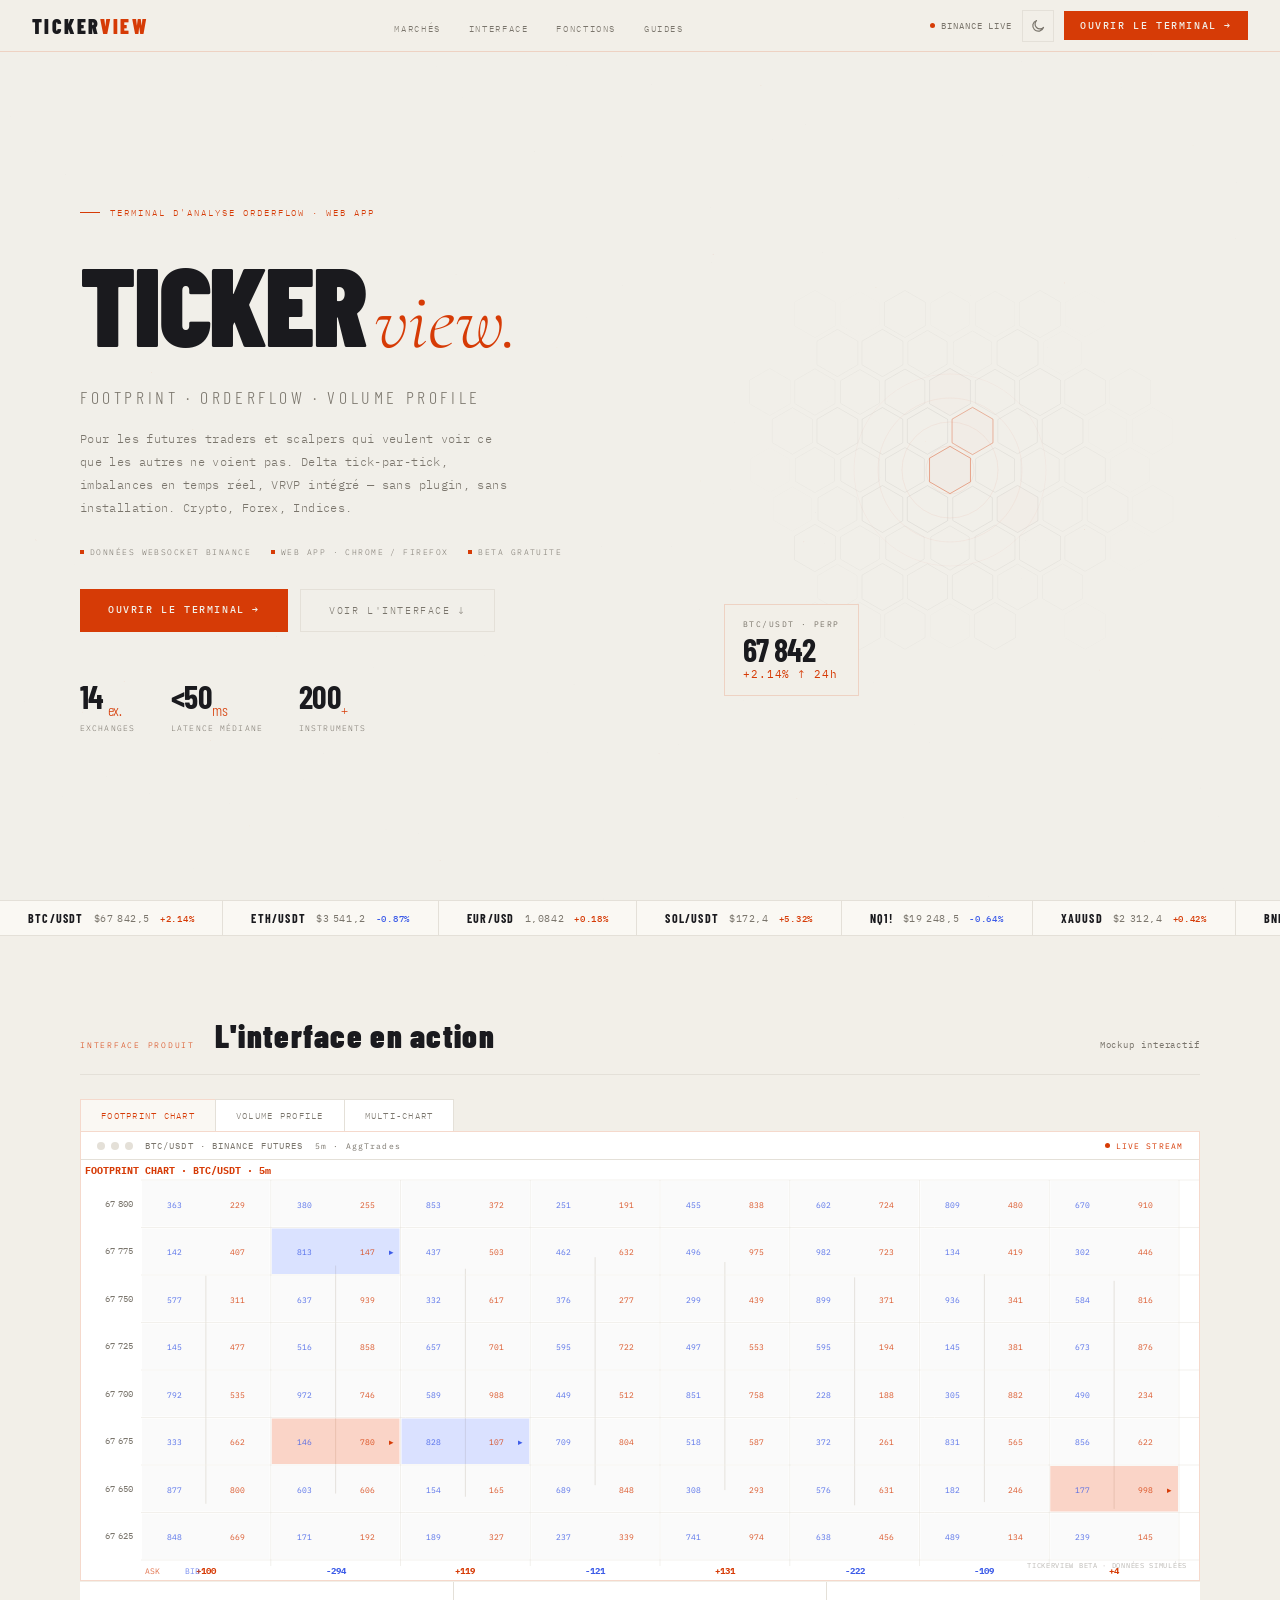
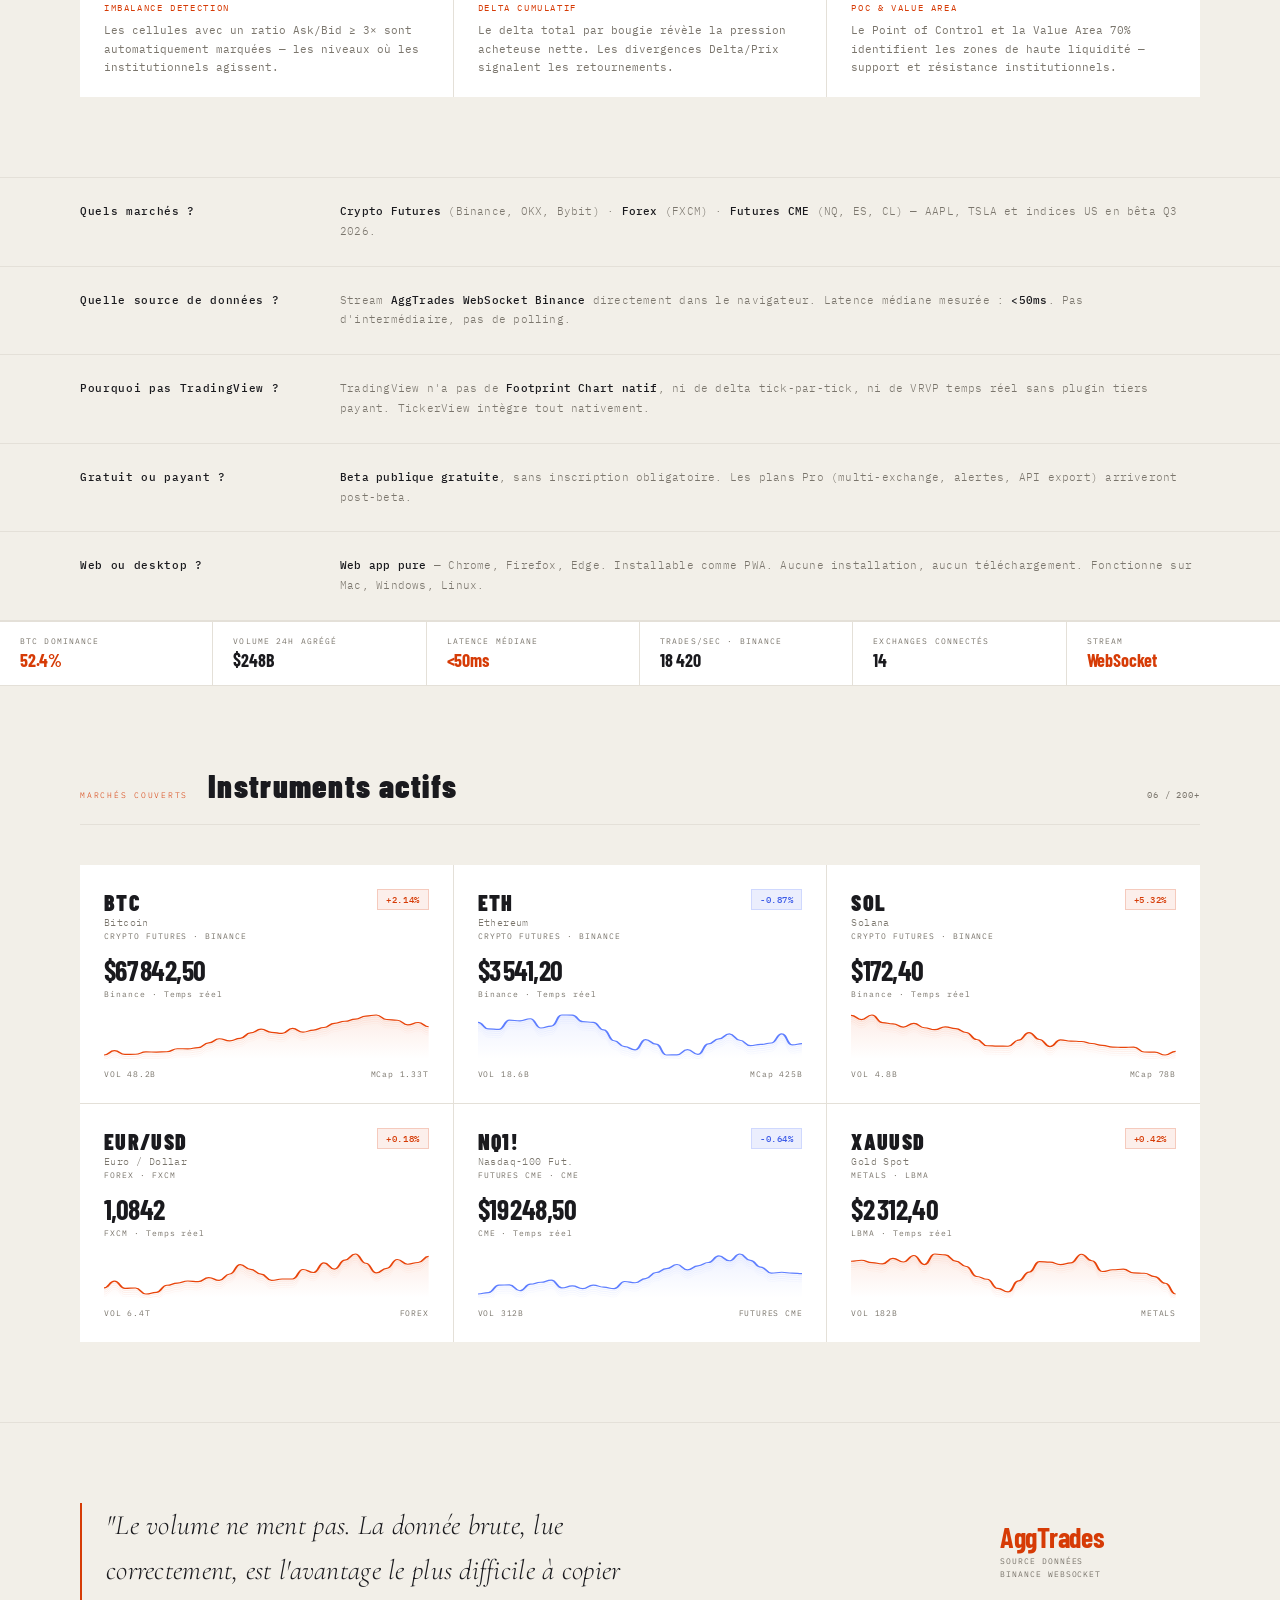
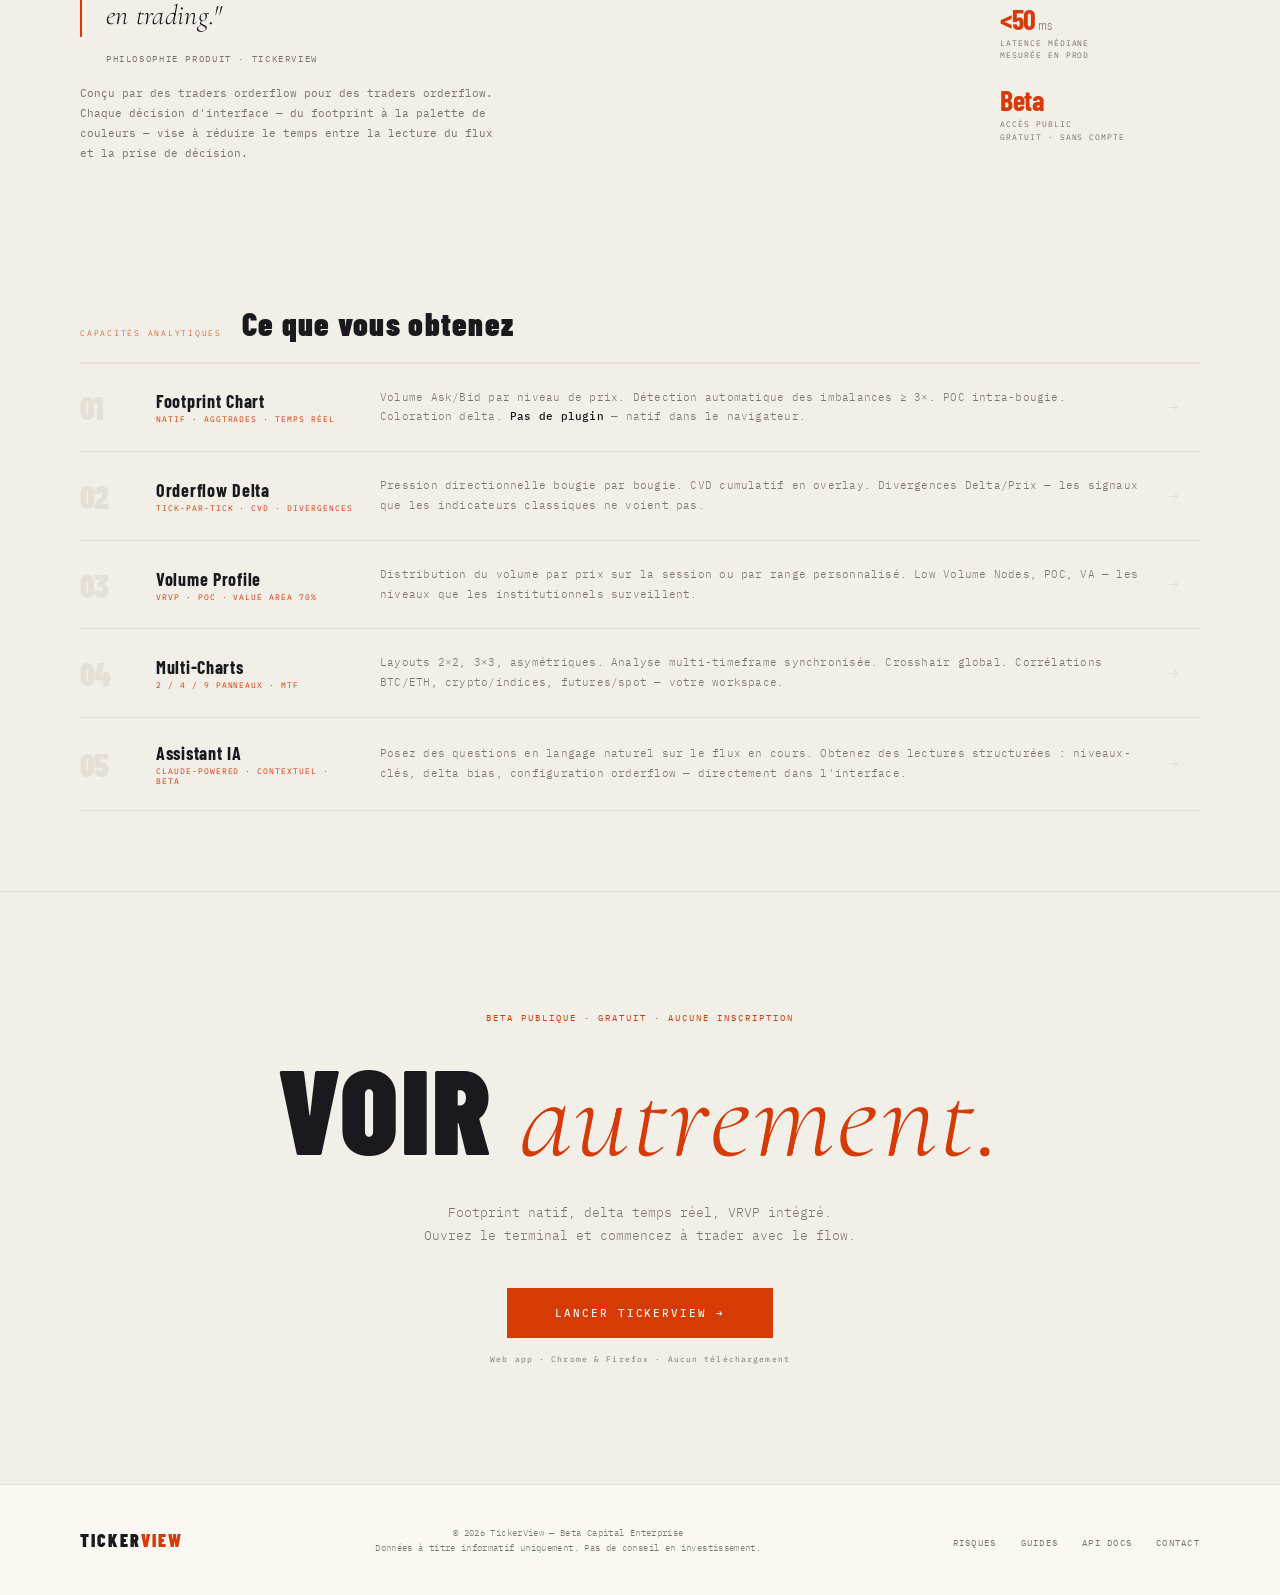
<file: index.html>
<!DOCTYPE html>
<html lang="fr" data-theme="dark">
<head>
<!-- ══════════════════════════════════════════════════════════
     TICKERVIEW — Landing Page
     index.html · Entry point
     Architecture: /src/styles · /src/components · /src/utils
══════════════════════════════════════════════════════════════ -->
<meta charset="UTF-8">
<meta name="viewport" content="width=device-width, initial-scale=1.0">
<meta name="theme-color" content="#E8440A">

<!-- ── SEO ────────────────────────────────────────────────── -->
<title>TickerView — Terminal Orderflow & Footprint Chart Temps Réel</title>
<meta name="description" content="TickerView est un terminal d'analyse orderflow pour futures traders. Footprint Chart, Delta, Volume Profile (VRVP) sur Binance, CME et Forex — données WebSocket, <50ms.">
<meta name="keywords" content="orderflow, footprint chart, volume profile, delta, CVD, scalping, futures trading, Binance, analyse technique, crypto trading">
<meta name="robots" content="index, follow">
<meta name="author" content="TickerView — Beta Capital Enterprise">
<link rel="canonical" href="https://tickerview.app/">

<!-- ── Open Graph ─────────────────────────────────────────── -->
<meta property="og:type" content="website">
<meta property="og:url" content="https://tickerview.app/">
<meta property="og:title" content="TickerView — Terminal Orderflow & Footprint Chart">
<meta property="og:description" content="Footprint Chart natif, Orderflow Delta tick-par-tick, Volume Profile VRVP. Web app — aucune installation. Beta gratuite.">
<meta property="og:image" content="https://tickerview.app/og-image.jpg">
<meta property="og:locale" content="fr_FR">

<!-- ── PWA ────────────────────────────────────────────────── -->
<link rel="manifest" href="manifest.json">
<link rel="apple-touch-icon" href="src/assets/icons/icon-192.png">

<!-- ── Fonts ──────────────────────────────────────────────── -->
<link rel="preconnect" href="https://fonts.googleapis.com">
<link rel="preconnect" href="https://fonts.gstatic.com" crossorigin>
<link href="https://fonts.googleapis.com/css2?family=Barlow+Condensed:wght@200;300;700;900&family=Cormorant+Garamond:ital,wght@0,300;0,600;1,300;1,700&family=IBM+Plex+Mono:wght@300;400;500&display=swap" rel="stylesheet">

<!-- ── Styles (Modular) ───────────────────────────────────── -->
<link rel="stylesheet" href="src/styles/variables.css">
<link rel="stylesheet" href="src/styles/global.css">

<!-- ── Structured Data (JSON-LD) ──────────────────────────── -->
<script type="application/ld+json">
{
  "@context": "https://schema.org",
  "@type": "SoftwareApplication",
  "name": "TickerView",
  "applicationCategory": "FinanceApplication",
  "operatingSystem": "Web",
  "description": "Terminal d'analyse orderflow et footprint chart pour futures traders.",
  "offers": { "@type": "Offer", "price": "0", "priceCurrency": "EUR" },
  "url": "https://tickerview.app"
}
</script>
</head>

<body>

<!-- Background particle canvas -->
<canvas id="void-canvas" aria-hidden="true"></canvas>

<!-- ══════════════════════════════════════════════════════════
     NAV
══════════════════════════════════════════════════════════════ -->
<nav role="navigation" aria-label="Navigation principale">
  <a class="nav-logo" href="#" aria-label="TickerView — Accueil">
    TICKER<span class="logo-fire">VIEW</span>
  </a>
  <ul class="nav-links">
    <li><a href="#instruments">Marchés</a></li>
    <li><a href="#preview">Interface</a></li>
    <li><a href="#features">Fonctions</a></li>
    <li><a href="#guides">Guides</a></li>
  </ul>
  <div class="nav-actions">
    <div class="nav-status" aria-label="Statut : données Binance en direct">
      <span class="nav-dot" aria-hidden="true"></span>
      <span>BINANCE LIVE</span>
    </div>
    <!-- Color mode toggle (src/utils/colorMode.js) -->
    <button class="theme-toggle" id="theme-toggle" aria-label="Changer le thème" title="Passer en mode clair"></button>
    <a href="#" class="nav-cta">Ouvrir le terminal →</a>
  </div>
</nav>

<!-- ══════════════════════════════════════════════════════════
     HERO
══════════════════════════════════════════════════════════════ -->
<main>
<section class="hero" aria-labelledby="hero-heading">
  <div class="hero-text">
    <p class="hero-eyebrow reveal">Terminal d'analyse orderflow · Web App</p>

    <div class="hero-title-block reveal reveal-delay-1" id="hero-heading">
      <span class="hero-title-main">TICKER</span>
      <span class="hero-title-sub">view.</span>
    </div>

    <p class="hero-tagline reveal reveal-delay-2">
      Footprint · Orderflow · Volume Profile
    </p>

    <p class="hero-desc reveal reveal-delay-2">
      Pour les futures traders et scalpers qui veulent voir ce que les autres ne voient pas.
      Delta tick-par-tick, imbalances en temps réel, VRVP intégré — sans plugin, sans installation.
      Crypto, Forex, Indices.
    </p>

    <!-- Trust signals answering key user questions -->
    <div class="hero-trust reveal reveal-delay-3">
      <span class="hero-trust-item">Données WebSocket Binance</span>
      <span class="hero-trust-item">Web app · Chrome / Firefox</span>
      <span class="hero-trust-item">Beta gratuite</span>
    </div>

    <div class="hero-actions reveal reveal-delay-3">
      <a href="#" class="btn-primary">Ouvrir le terminal →</a>
      <a href="#preview" class="btn-ghost">Voir l'interface ↓</a>
    </div>

    <div class="hero-stats">
      <div class="hstat reveal reveal-delay-3">
        <span class="hstat-val">14 <sub>ex.</sub></span>
        <span class="hstat-lbl">Exchanges</span>
      </div>
      <div class="hstat reveal reveal-delay-4">
        <span class="hstat-val">&lt;50<sub>ms</sub></span>
        <span class="hstat-lbl">Latence médiane</span>
      </div>
      <div class="hstat reveal reveal-delay-5">
        <span class="hstat-val">200<sub>+</sub></span>
        <span class="hstat-lbl">Instruments</span>
      </div>
    </div>
  </div>

  <div class="hero-visual reveal reveal-delay-2" aria-hidden="true">
    <canvas id="hex-canvas" width="500" height="500" aria-hidden="true"></canvas>
    <div class="hero-price-overlay">
      <div class="hpo-sym">BTC/USDT · PERP</div>
      <div class="hpo-price" id="hero-price">67 842</div>
      <div class="hpo-change up" id="hero-change">+2.14%  ↑ 24h</div>
    </div>
  </div>
</section>

<!-- ══════════════════════════════════════════════════════════
     TICKER TAPE
══════════════════════════════════════════════════════════════ -->
<div class="ticker-tape-wrap" aria-hidden="true">
  <div class="ticker-tape-inner" id="tape"></div>
</div>

<!-- ══════════════════════════════════════════════════════════
     PRODUCT PREVIEW — "L'interface en action"
══════════════════════════════════════════════════════════════ -->
<section class="section-preview" id="preview" aria-labelledby="preview-heading">
  <div class="section-header">
    <div class="section-label reveal">Interface produit</div>
    <div class="section-title reveal reveal-delay-1" id="preview-heading">L'interface en action</div>
    <div class="section-count reveal">Mockup interactif</div>
  </div>

  <!-- Tab selector (src/components/ProductPreview/productPreview.js) -->
  <div class="preview-tabs reveal reveal-delay-1">
    <button class="ptab active">Footprint Chart</button>
    <button class="ptab">Volume Profile</button>
    <button class="ptab">Multi-Chart</button>
  </div>

  <div class="preview-frame reveal reveal-delay-2">
    <!-- Terminal top bar -->
    <div class="preview-topbar">
      <div class="ptb-dots">
        <div class="ptb-dot"></div>
        <div class="ptb-dot"></div>
        <div class="ptb-dot"></div>
      </div>
      <div class="ptb-meta">
        <span class="ptb-sym">BTC/USDT · BINANCE FUTURES</span>
        <span class="ptb-tf">5m · AggTrades</span>
      </div>
      <div class="ptb-live">
        <span class="ptb-live-dot"></span>
        <span>LIVE STREAM</span>
      </div>
    </div>
    <!-- Canvas drawn by productPreview.js -->
    <div class="preview-canvas-wrap">
      <canvas id="preview-canvas" aria-label="Aperçu de l'interface TickerView"></canvas>
      <div class="preview-badge">TickerView Beta · Données simulées</div>
    </div>
  </div>

  <!-- Feature callouts under the preview -->
  <div style="display:grid;grid-template-columns:repeat(3,1fr);gap:1px;background:var(--border);margin-top:1px;">
    <div style="background:var(--bg-card);padding:20px 24px;">
      <div style="font-size:9px;letter-spacing:0.18em;text-transform:uppercase;color:var(--accent);margin-bottom:8px;">Imbalance Detection</div>
      <div style="font-size:11px;line-height:1.7;color:var(--text-secondary);">Les cellules avec un ratio Ask/Bid ≥ 3× sont automatiquement marquées — les niveaux où les institutionnels agissent.</div>
    </div>
    <div style="background:var(--bg-card);padding:20px 24px;">
      <div style="font-size:9px;letter-spacing:0.18em;text-transform:uppercase;color:var(--accent);margin-bottom:8px;">Delta cumulatif</div>
      <div style="font-size:11px;line-height:1.7;color:var(--text-secondary);">Le delta total par bougie révèle la pression acheteuse nette. Les divergences Delta/Prix signalent les retournements.</div>
    </div>
    <div style="background:var(--bg-card);padding:20px 24px;">
      <div style="font-size:9px;letter-spacing:0.18em;text-transform:uppercase;color:var(--accent);margin-bottom:8px;">POC & Value Area</div>
      <div style="font-size:11px;line-height:1.7;color:var(--text-secondary);">Le Point of Control et la Value Area 70% identifient les zones de haute liquidité — support et résistance institutionnels.</div>
    </div>
  </div>
</section>

<!-- ══════════════════════════════════════════════════════════
     WHY TICKERVIEW — Conversion FAQ
══════════════════════════════════════════════════════════════ -->
<div class="why-strip" role="region" aria-label="Questions fréquentes">
  <div class="why-row reveal">
    <div class="why-q">Quels marchés ?</div>
    <div class="why-a"><strong>Crypto Futures</strong> (Binance, OKX, Bybit) · <strong>Forex</strong> (FXCM) · <strong>Futures CME</strong> (NQ, ES, CL) — AAPL, TSLA et indices US en bêta Q3 2026.</div>
  </div>
  <div class="why-row reveal">
    <div class="why-q">Quelle source de données ?</div>
    <div class="why-a">Stream <strong>AggTrades WebSocket Binance</strong> directement dans le navigateur. Latence médiane mesurée : <strong>&lt;50ms</strong>. Pas d'intermédiaire, pas de polling.</div>
  </div>
  <div class="why-row reveal">
    <div class="why-q">Pourquoi pas TradingView ?</div>
    <div class="why-a">TradingView n'a pas de <strong>Footprint Chart natif</strong>, ni de delta tick-par-tick, ni de VRVP temps réel sans plugin tiers payant. TickerView intègre tout nativement.</div>
  </div>
  <div class="why-row reveal">
    <div class="why-q">Gratuit ou payant ?</div>
    <div class="why-a"><strong>Beta publique gratuite</strong>, sans inscription obligatoire. Les plans Pro (multi-exchange, alertes, API export) arriveront post-beta.</div>
  </div>
  <div class="why-row reveal">
    <div class="why-q">Web ou desktop ?</div>
    <div class="why-a"><strong>Web app pure</strong> — Chrome, Firefox, Edge. Installable comme PWA. Aucune installation, aucun téléchargement. Fonctionne sur Mac, Windows, Linux.</div>
  </div>
</div>

<!-- ══════════════════════════════════════════════════════════
     LIVE DATA STRIP
══════════════════════════════════════════════════════════════ -->
<div class="data-strip" aria-label="Données de marché en direct">
  <div class="strip-inner" id="data-strip"></div>
</div>

<!-- ══════════════════════════════════════════════════════════
     INSTRUMENTS — Géométrie des marchés
══════════════════════════════════════════════════════════════ -->
<section class="section" id="instruments" aria-labelledby="instruments-heading">
  <div class="section-header">
    <div class="section-label reveal">Marchés couverts</div>
    <div class="section-title reveal reveal-delay-1" id="instruments-heading">Instruments actifs</div>
    <div class="section-count reveal">06 / 200+</div>
  </div>
  <!-- Populated by src/components/InstrumentGrid/instrumentGrid.js -->
  <div class="instruments-grid" id="instruments-grid" role="list"></div>
</section>

<!-- ══════════════════════════════════════════════════════════
     PHILOSOPHY — condensed, less poetic
══════════════════════════════════════════════════════════════ -->
<div class="section-philosophy">
  <div>
    <blockquote class="phil-quote reveal">
      "Le volume ne ment pas. La donnée brute, lue correctement, est l'avantage le plus <em>difficile à copier</em> en trading."
    </blockquote>
    <p class="phil-attr reveal reveal-delay-1">Philosophie produit · TickerView</p>
    <p style="font-size:11px;line-height:1.8;color:var(--text-secondary);margin-top:20px;max-width:420px;" class="reveal reveal-delay-2">
      Conçu par des traders orderflow pour des traders orderflow. Chaque décision d'interface — du footprint à la palette de couleurs — vise à réduire le temps entre la lecture du flux et la prise de décision.
    </p>
  </div>
  <div class="phil-stats reveal reveal-delay-2">
    <div class="pstat">
      <span class="pstat-val">AggTrades<span></span></span>
      <span class="pstat-lbl">Source données<br>Binance WebSocket</span>
    </div>
    <div class="pstat">
      <span class="pstat-val">&lt;50<span>ms</span></span>
      <span class="pstat-lbl">Latence médiane<br>mesurée en prod</span>
    </div>
    <div class="pstat">
      <span class="pstat-val">Beta<span></span></span>
      <span class="pstat-lbl">Accès public<br>gratuit · sans compte</span>
    </div>
  </div>
</div>

<!-- ══════════════════════════════════════════════════════════
     FEATURES — Architecture de précision
══════════════════════════════════════════════════════════════ -->
<section class="section" style="padding-top:60px" id="features" aria-labelledby="features-heading">
  <div class="section-header" style="margin-bottom:0">
    <div class="section-label reveal">Capacités analytiques</div>
    <div class="section-title reveal reveal-delay-1" id="features-heading">Ce que vous obtenez</div>
  </div>
  <div class="features-list" role="list">

    <article class="feat-row reveal" role="listitem">
      <div class="feat-num" aria-hidden="true">01</div>
      <div>
        <h3 class="feat-name">Footprint Chart</h3>
        <p class="feat-tag">Natif · AggTrades · Temps réel</p>
      </div>
      <p class="feat-desc">Volume Ask/Bid par niveau de prix. Détection automatique des imbalances ≥ 3×. POC intra-bougie. Coloration delta. <strong>Pas de plugin</strong> — natif dans le navigateur.</p>
      <div class="feat-arrow" aria-hidden="true">→</div>
    </article>

    <article class="feat-row reveal" role="listitem">
      <div class="feat-num" aria-hidden="true">02</div>
      <div>
        <h3 class="feat-name">Orderflow Delta</h3>
        <p class="feat-tag">Tick-par-tick · CVD · Divergences</p>
      </div>
      <p class="feat-desc">Pression directionnelle bougie par bougie. CVD cumulatif en overlay. Divergences Delta/Prix — les signaux que les indicateurs classiques ne voient pas.</p>
      <div class="feat-arrow" aria-hidden="true">→</div>
    </article>

    <article class="feat-row reveal" role="listitem">
      <div class="feat-num" aria-hidden="true">03</div>
      <div>
        <h3 class="feat-name">Volume Profile</h3>
        <p class="feat-tag">VRVP · POC · Value Area 70%</p>
      </div>
      <p class="feat-desc">Distribution du volume par prix sur la session ou par range personnalisé. Low Volume Nodes, POC, VA — les niveaux que les institutionnels surveillent.</p>
      <div class="feat-arrow" aria-hidden="true">→</div>
    </article>

    <article class="feat-row reveal" role="listitem">
      <div class="feat-num" aria-hidden="true">04</div>
      <div>
        <h3 class="feat-name">Multi-Charts</h3>
        <p class="feat-tag">2 / 4 / 9 panneaux · MTF</p>
      </div>
      <p class="feat-desc">Layouts 2×2, 3×3, asymétriques. Analyse multi-timeframe synchronisée. Crosshair global. Corrélations BTC/ETH, crypto/indices, futures/spot — votre workspace.</p>
      <div class="feat-arrow" aria-hidden="true">→</div>
    </article>

    <article class="feat-row reveal" role="listitem">
      <div class="feat-num" aria-hidden="true">05</div>
      <div>
        <h3 class="feat-name">Assistant IA</h3>
        <p class="feat-tag">Claude-powered · Contextuel · Beta</p>
      </div>
      <p class="feat-desc">Posez des questions en langage naturel sur le flux en cours. Obtenez des lectures structurées : niveaux-clés, delta bias, configuration orderflow — directement dans l'interface.</p>
      <div class="feat-arrow" aria-hidden="true">→</div>
    </article>

  </div>
</section>

<!-- ══════════════════════════════════════════════════════════
     CTA
══════════════════════════════════════════════════════════════ -->
<section class="section-cta" aria-labelledby="cta-heading">
  <p class="cta-eyebrow reveal">Beta publique · Gratuit · Aucune inscription</p>
  <h2 class="cta-title reveal reveal-delay-1" id="cta-heading">VOIR <em>autrement.</em></h2>
  <p class="cta-sub reveal reveal-delay-2">
    Footprint natif, delta temps réel, VRVP intégré.<br>
    Ouvrez le terminal et commencez à trader avec le flow.
  </p>
  <a href="#" class="cta-btn reveal reveal-delay-3">Lancer TickerView →</a>
  <p class="cta-note reveal reveal-delay-4">Web app · Chrome &amp; Firefox · Aucun téléchargement</p>
</section>
</main>

<!-- ══════════════════════════════════════════════════════════
     FOOTER
══════════════════════════════════════════════════════════════ -->
<footer role="contentinfo">
  <div class="footer-logo">TICKER<span>VIEW</span></div>
  <p class="footer-copy">
    © 2026 TickerView — Beta Capital Enterprise<br>
    Données à titre informatif uniquement. Pas de conseil en investissement.
  </p>
  <ul class="footer-links">
    <li><a href="#" id="guides">Risques</a></li>
    <li><a href="#">Guides</a></li>
    <li><a href="#">API Docs</a></li>
    <li><a href="#">Contact</a></li>
  </ul>
</footer>

<!-- ══════════════════════════════════════════════════════════
     JS — ES Modules (Modular Architecture)
══════════════════════════════════════════════════════════════ -->
<script type="module">
/* ── Imports from modular components ──────────────────────── */
import { initColorMode }       from './src/utils/colorMode.js';
import { initScrollReveal, initHeroPriceAnimation } from './src/utils/animations.js';
import { initVoidCanvas }      from './src/components/canvas/voidCanvas.js';
import { initHexCanvas }       from './src/components/canvas/hexCanvas.js';
import { renderInstruments }   from './src/components/InstrumentGrid/instrumentGrid.js';
import { initProductPreview }  from './src/components/ProductPreview/productPreview.js';
import { TAPE_ITEMS }          from './src/utils/marketData.js';

/* ── 1. Color mode ────────────────────────────────────────── */
initColorMode(document.getElementById('theme-toggle'));

/* ── 2. Background particles ──────────────────────────────── */
initVoidCanvas('void-canvas');

/* ── 3. Hero hex geometry ─────────────────────────────────── */
initHexCanvas('hex-canvas');

/* ── 4. Ticker tape ───────────────────────────────────────── */
(function renderTape(){
  const tape = document.getElementById('tape');
  [...TAPE_ITEMS, ...TAPE_ITEMS].forEach(t => {
    const isUp = t.change >= 0;
    const div = document.createElement('div');
    div.className = 'tape-item';
    const fmt = t.price > 100
      ? t.price.toLocaleString('fr-FR', {maximumFractionDigits:2})
      : t.price.toLocaleString('fr-FR', {minimumFractionDigits:4,maximumFractionDigits:4});
    div.innerHTML = `
      <span class="tape-sym">${t.sym}</span>
      <span class="tape-price">${t.price > 100 ? '$' : ''}${fmt}</span>
      <span class="tape-chg ${isUp?'up':'dn'}">${isUp?'+':''}${t.change.toFixed(2)}%</span>
    `;
    tape.appendChild(div);
  });
})();

/* ── 5. Instrument grid ───────────────────────────────────── */
renderInstruments();

/* ── 6. Data strip ────────────────────────────────────────── */
(function renderDataStrip(){
  const strip = document.getElementById('data-strip');
  const cells = [
    { label:'BTC Dominance',        val:'52.4%',   cls:'fire' },
    { label:'Volume 24h agrégé',    val:'$248B',   cls:''     },
    { label:'Latence médiane',      val:'<50ms',   cls:'fire' },
    { label:'Trades/sec · Binance', val:'18 420',  cls:''     },
    { label:'Exchanges connectés',  val:'14',      cls:''     },
    { label:'Stream',               val:'WebSocket', cls:'fire'},
  ];
  cells.forEach(c => {
    const div = document.createElement('div');
    div.className = 'strip-cell';
    div.innerHTML = `<span class="sc-label">${c.label}</span><span class="sc-val ${c.cls}">${c.val}</span>`;
    strip.appendChild(div);
  });
})();

/* ── 7. Hero price animation ──────────────────────────────── */
initHeroPriceAnimation(
  document.getElementById('hero-price'),
  document.getElementById('hero-change')
);

/* ── 8. Product preview mockup ────────────────────────────── */
initProductPreview();

/* ── 9. Scroll reveal ─────────────────────────────────────── */
initScrollReveal();

/* ── 10. PWA Service Worker ───────────────────────────────── */
if('serviceWorker' in navigator){
  navigator.serviceWorker.register('/sw.js').catch(()=>{});
}
</script>

</body>
</html>
</file>
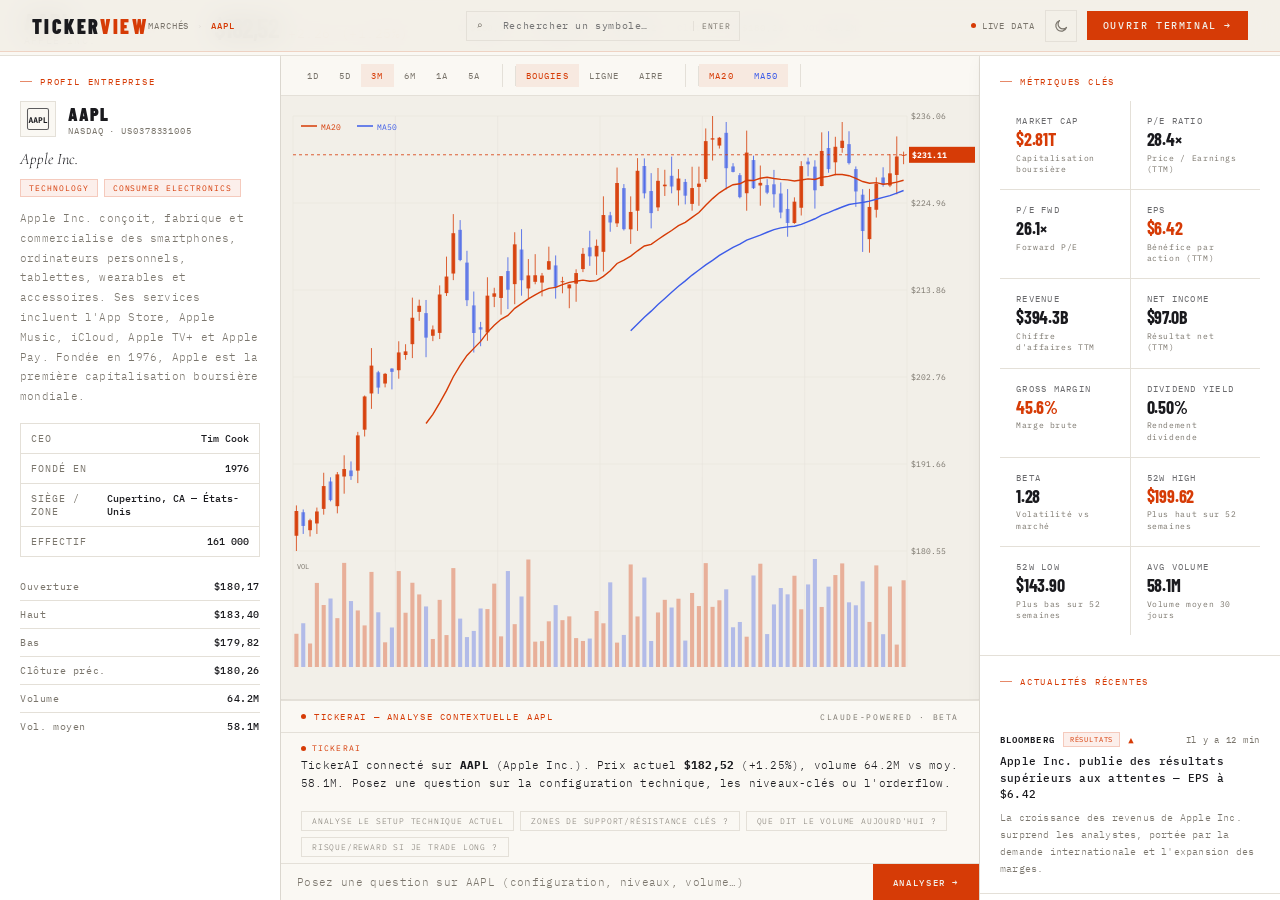
<file: stock.html>
<!DOCTYPE html>
<html lang="fr" data-theme="dark">
<head>
<!-- ══════════════════════════════════════════════════════════
     TICKERVIEW — Stock Analysis Page
     stock.html · Dynamic symbol loading via ?sym=
══════════════════════════════════════════════════════════════ -->
<meta charset="UTF-8">
<meta name="viewport" content="width=device-width, initial-scale=1.0">
<meta name="theme-color" content="#E8440A">
<title>TickerView — Analyse Orderflow</title>
<meta name="description" content="Analyse complète : graphique candlestick, volume, Delta orderflow, métriques financières et analyse IA en temps réel.">
<meta name="robots" content="index, follow">

<meta property="og:type"   content="website">
<meta property="og:url"    content="https://tickerview.app/stock">
<meta property="og:title"  content="TickerView — Analyse Orderflow">
<meta property="og:locale" content="fr_FR">

<script type="application/ld+json">
{
  "@context": "https://schema.org",
  "@type": "WebPage",
  "name": "TickerView — Analyse Orderflow",
  "description": "Analyse orderflow et fondamentaux en temps réel.",
  "url": "https://tickerview.app/stock"
}
</script>

<link rel="manifest" href="manifest.json">
<link rel="apple-touch-icon" href="src/assets/icons/icon-192.png">
<link rel="preconnect" href="https://fonts.googleapis.com">
<link rel="preconnect" href="https://fonts.gstatic.com" crossorigin>
<link href="https://fonts.googleapis.com/css2?family=Barlow+Condensed:wght@200;300;700;900&family=Cormorant+Garamond:ital,wght@0,300;0,600;1,300;1,700&family=IBM+Plex+Mono:wght@300;400;500&display=swap" rel="stylesheet">

<link rel="stylesheet" href="src/styles/variables.css">
<link rel="stylesheet" href="src/styles/global.css">
<link rel="stylesheet" href="src/styles/stock.css">

<style>
  body {
    overflow: hidden;
    height: 100vh;
    display: flex;
    flex-direction: column;
  }
  @keyframes pulse-dot {
    0%,100%{ opacity:1; box-shadow:0 0 0 0 rgba(232,68,10,0.4); }
    50%     { opacity:0.7; box-shadow:0 0 0 4px rgba(232,68,10,0); }
  }
</style>
</head>
<body>

<!-- ── NAV ────────────────────────────────────────────────── -->
<nav role="navigation" aria-label="Navigation principale" style="flex-shrink:0;">
  <a class="nav-logo" href="index.html" aria-label="TickerView — Accueil">
    TICKER<span class="logo-fire">VIEW</span>
  </a>

  <div style="display:flex;align-items:center;gap:8px;font-size:9px;letter-spacing:0.1em;color:var(--text-secondary);">
    <a href="index.html" style="color:var(--text-secondary);text-decoration:none;text-transform:uppercase;">Marchés</a>
    <span style="color:var(--border)">›</span>
    <span id="nav-sym" style="color:var(--accent);font-weight:500;text-transform:uppercase;">—</span>
  </div>

  <!-- ── Symbol Search — navigates to stock.html?sym=XXX ── -->
  <div class="sym-search-wrap" id="sym-search-wrap"
       style="display:flex;align-items:center;gap:0;border:1px solid var(--border);height:30px;margin:0 auto;position:relative;">
    <span style="padding:0 10px;font-size:10px;color:var(--text-secondary);">⌕</span>
    <input
      type="text"
      id="sym-search-input"
      placeholder="Rechercher un symbole…"
      aria-label="Recherche symbole"
      aria-autocomplete="list"
      aria-controls="sym-search-dropdown"
      autocomplete="off"
      spellcheck="false"
      style="background:none;border:none;outline:none;padding:0 10px;font-family:var(--font-mono);font-size:10px;color:var(--text-primary);width:200px;letter-spacing:0.06em;"
    >
    <span style="padding:0 8px;font-size:8px;letter-spacing:0.1em;color:var(--text-secondary);border-left:1px solid var(--border);">ENTER</span>
    <div id="sym-search-dropdown" class="sym-search-dropdown hidden" role="listbox"></div>
  </div>

  <div class="nav-actions">
    <div class="nav-status" aria-label="Données en direct">
      <span class="nav-dot" aria-hidden="true"></span>
      <span>LIVE DATA</span>
    </div>
    <button class="theme-toggle" id="theme-toggle" aria-label="Changer le thème"></button>
    <a href="#" class="nav-cta">Ouvrir terminal →</a>
  </div>
</nav>

<!-- ── STOCK HEADER ───────────────────────────────────────── -->
<header class="stock-header" role="banner" aria-label="Informations prix">
  <div>
    <div class="sh-sym" id="sh-sym">—</div>
    <div class="sh-name" id="sh-name">—</div>
  </div>
  <div class="sh-exchange" id="sh-exchange">—</div>
  <div class="sh-divider" aria-hidden="true"></div>
  <div class="sh-price-block" aria-live="polite">
    <span id="live-price" class="fire">—</span>
    <span id="live-change" class="fire">—</span>
    <span id="live-changepct" class="fire">—</span>
  </div>
  <div class="sh-divider" aria-hidden="true"></div>
  <div class="sh-ohlcv" aria-label="OHLCV"></div>
</header>

<!-- ── MAIN GRID ──────────────────────────────────────────── -->
<main class="stock-main" role="main">

  <aside class="sidebar-left" aria-label="Informations entreprise">
    <div class="sidebar-section">
      <div class="sidebar-label">Profil entreprise</div>
      <div id="company-info"></div>
    </div>
  </aside>

  <section class="chart-panel" aria-labelledby="chart-heading">
    <h2 id="chart-heading" class="sr-only">Graphique de prix</h2>
    <div class="chart-toolbar" role="toolbar" aria-label="Contrôles du graphique">
      <div class="ct-group" role="group" aria-label="Période">
        <button class="ct-btn" data-tf="1D">1D</button>
        <button class="ct-btn" data-tf="5D">5D</button>
        <button class="ct-btn active" data-tf="3M">3M</button>
        <button class="ct-btn" data-tf="6M">6M</button>
        <button class="ct-btn" data-tf="1Y">1A</button>
        <button class="ct-btn" data-tf="5Y">5A</button>
      </div>
      <div class="ct-separator" aria-hidden="true"></div>
      <div class="ct-group" role="group" aria-label="Type de graphique">
        <button class="ct-btn active" data-type="candle">Bougies</button>
        <button class="ct-btn" data-type="line">Ligne</button>
        <button class="ct-btn" data-type="mountain">Aire</button>
      </div>
      <div class="ct-separator" aria-hidden="true"></div>
      <div class="ct-group" role="group" aria-label="Moyennes mobiles">
        <button class="ct-btn active active-ma" data-ma="20">MA20</button>
        <button class="ct-btn active active-ma" data-ma="50">MA50</button>
      </div>
      <div id="chart-hover-info" aria-live="polite"></div>
    </div>
    <div id="chart-container" role="img" aria-label="Graphique candlestick">
      <canvas id="chart-canvas" aria-hidden="true"></canvas>
      <canvas id="chart-overlay" aria-hidden="true"></canvas>
    </div>
  </section>

  <aside class="sidebar-right" aria-label="Données financières et actualités">
    <div class="sidebar-section">
      <div class="sidebar-label">Métriques clés</div>
      <div id="financials-grid" role="list"></div>
    </div>
    <div class="sidebar-section" style="padding:0;">
      <div class="sidebar-label" style="padding:20px 20px 14px;">Actualités récentes</div>
      <div id="news-panel" role="feed"></div>
    </div>
  </aside>

  <div class="stock-bottom" role="complementary" aria-label="Assistant IA TickerAI">
    <div id="ai-panel">
      <div class="ai-header">
        <div class="ai-header-dot" aria-hidden="true"></div>
        TickerAI — Analyse contextuelle <span id="ai-sym-label">—</span>
        <span>Claude-powered · Beta</span>
      </div>
      <div id="ai-messages" role="log" aria-live="polite"></div>
      <div id="ai-suggestions"></div>
      <div class="ai-input-row">
        <input
          type="text"
          id="ai-input"
          placeholder="Posez une question sur ce marché…"
          aria-label="Question pour TickerAI"
          autocomplete="off"
          spellcheck="false"
        >
        <button id="ai-send">Analyser →</button>
      </div>
    </div>
  </div>

</main>

<!-- ── JS: Stock page orchestrator ────────────────────────── -->
<script type="module" src="src/pages/Stock/stock.js"></script>

<!-- ── JS: Symbol search (inline, no bundler needed) ─────── -->
<script type="module">
import { SYMBOL_LIST } from './src/utils/symbolRegistry.js';

const input      = document.getElementById('sym-search-input');
const dropdown   = document.getElementById('sym-search-dropdown');
let selectedIdx  = -1;
let filtered     = [];

function search(q) {
  const ql = q.toLowerCase().trim();
  if (!ql) return [];
  return SYMBOL_LIST.filter(s =>
    s.sym.toLowerCase().includes(ql) ||
    s.name.toLowerCase().includes(ql) ||
    s.exchange.toLowerCase().includes(ql) ||
    s.sector.toLowerCase().includes(ql)
  ).slice(0, 8);
}

function renderDropdown(items) {
  selectedIdx = -1;
  if (!items.length) {
    dropdown.innerHTML = `<div class="sym-search-no-result">Aucun résultat pour « ${escHtml(input.value)} »</div>`;
    dropdown.classList.remove('hidden');
    return;
  }
  dropdown.innerHTML = items.map((s, i) => `
    <div class="sym-search-item" role="option" data-idx="${i}" tabindex="-1">
      <span class="sym-search-sym">${s.sym}</span>
      <span class="sym-search-name">${s.name}</span>
      <span class="sym-search-exchange">${s.exchange}</span>
    </div>
  `).join('');
  dropdown.classList.remove('hidden');

  dropdown.querySelectorAll('.sym-search-item').forEach(el => {
    el.addEventListener('click', () => navigateTo(parseInt(el.dataset.idx)));
    el.addEventListener('mouseenter', () => {
      dropdown.querySelectorAll('.sym-search-item').forEach(x => x.classList.remove('selected'));
      el.classList.add('selected');
      selectedIdx = parseInt(el.dataset.idx);
    });
  });
}

/**
 * KEY FIX: real navigation — reload the page with the new symbol.
 * stock.js reads ?sym= from the URL and loads all data accordingly.
 */
function navigateTo(idx) {
  const s = filtered[idx];
  if (!s) return;
  window.location.href = `stock.html?sym=${encodeURIComponent(s.sym)}`;
}

function hideDropdown() {
  dropdown.classList.add('hidden');
  selectedIdx = -1;
}

function escHtml(s) {
  return s.replace(/&/g,'&amp;').replace(/</g,'&lt;').replace(/>/g,'&gt;');
}

input.addEventListener('input', () => {
  filtered = search(input.value);
  if (!input.value.trim()) { hideDropdown(); return; }
  renderDropdown(filtered);
});

input.addEventListener('keydown', e => {
  const items = dropdown.querySelectorAll('.sym-search-item');
  if (e.key === 'ArrowDown') {
    e.preventDefault();
    selectedIdx = Math.min(selectedIdx + 1, filtered.length - 1);
    items.forEach((el, i) => el.classList.toggle('selected', i === selectedIdx));
    items[selectedIdx]?.scrollIntoView({ block: 'nearest' });
  } else if (e.key === 'ArrowUp') {
    e.preventDefault();
    selectedIdx = Math.max(selectedIdx - 1, 0);
    items.forEach((el, i) => el.classList.toggle('selected', i === selectedIdx));
    items[selectedIdx]?.scrollIntoView({ block: 'nearest' });
  } else if (e.key === 'Enter') {
    e.preventDefault();
    if (selectedIdx >= 0) { navigateTo(selectedIdx); return; }
    if (filtered.length) navigateTo(0);
  } else if (e.key === 'Escape') {
    hideDropdown(); input.blur();
  }
});

document.addEventListener('click', e => {
  if (!document.getElementById('sym-search-wrap').contains(e.target)) hideDropdown();
});

/* Pre-fill search with current symbol from URL */
const urlSym = new URLSearchParams(window.location.search).get('sym');
if (urlSym) input.value = urlSym;
</script>

</body>
</html>
</file>
<file: src/styles/variables.css>
/* ══════════════════════════════════════════════════════════════
   TICKERVIEW — Design Tokens
   src/styles/variables.css
══════════════════════════════════════════════════════════════ */

:root,
[data-theme="dark"] {
  --bg-base:        #060608;
  --bg-raised:      #0C0C10;
  --bg-card:        #131318;
  --bg-card-hover:  #17171E;
  --bg-overlay:     rgba(6,6,8,0.88);

  --text-primary:   #E8E6E0;
  --text-secondary: #5A5750;
  --text-dim:       rgba(232,230,224,0.42);
  --text-ghost:     rgba(232,230,224,0.18);

  --accent:         #E8440A;
  --accent-dim:     rgba(232,68,10,0.10);
  --accent-glow:    rgba(232,68,10,0.04);
  --accent-border:  rgba(232,68,10,0.22);

  --blue:           #5E7EFF;
  --blue-dim:       rgba(94,126,255,0.10);

  --border:         #1E1E24;
  --border-accent:  rgba(232,68,10,0.18);

  --shadow-card:    none;

  --particle-alpha: 0.65;
  --canvas-clear:   rgba(6,6,8,0.06);
}

[data-theme="light"] {
  --bg-base:        #F2EFE8;
  --bg-raised:      #FAF8F3;
  --bg-card:        #FFFFFF;
  --bg-card-hover:  #F7F4EF;
  --bg-overlay:     rgba(242,239,232,0.92);

  --text-primary:   #1A1A1E;
  --text-secondary: #7A756C;
  --text-dim:       rgba(26,26,30,0.45);
  --text-ghost:     rgba(26,26,30,0.14);

  --accent:         #D63B06;
  --accent-dim:     rgba(214,59,6,0.08);
  --accent-glow:    rgba(214,59,6,0.03);
  --accent-border:  rgba(214,59,6,0.20);

  --blue:           #3D5CE8;
  --blue-dim:       rgba(61,92,232,0.10);

  --border:         #E4E0D8;
  --border-accent:  rgba(214,59,6,0.16);

  --shadow-card:    0 1px 3px rgba(0,0,0,0.06), 0 4px 16px rgba(0,0,0,0.04);

  --particle-alpha: 0.25;
  --canvas-clear:   rgba(242,239,232,0.08);
}

:root {
  --font-display:  'Barlow Condensed', sans-serif;
  --font-serif:    'Cormorant Garamond', serif;
  --font-mono:     'IBM Plex Mono', monospace;

  --size-xs:   9px;
  --size-sm:   11px;
  --size-base: 13px;
  --size-md:   16px;

  --tracking-tight:  -0.02em;
  --tracking-normal:  0.04em;
  --tracking-wide:    0.14em;
  --tracking-xwide:   0.22em;

  --radius-sm:  2px;
  --radius-md:  4px;

  --transition-fast:   0.12s ease;
  --transition-normal: 0.22s ease;
  --transition-slow:   0.6s cubic-bezier(0.16, 1, 0.3, 1);
}
</file>
<file: src/styles/global.css>
/* ══════════════════════════════════════════════════════════════
   TICKERVIEW — Global Styles
   src/styles/global.css
══════════════════════════════════════════════════════════════ */

*,*::before,*::after { margin:0; padding:0; box-sizing:border-box; }
html { scroll-behavior:smooth; }
body {
  background: var(--bg-base);
  color: var(--text-primary);
  font-family: var(--font-mono);
  overflow-x: hidden;
  cursor: crosshair;
  transition: background 0.35s ease, color 0.35s ease;
}

/* ── NAV ──────────────────────────────────────────────────── */
nav {
  position: fixed; top:0; left:0; right:0; z-index:200;
  height: 52px;
  display: flex; align-items:center; justify-content:space-between;
  padding: 0 32px;
  border-bottom: 1px solid var(--border-accent);
  background: var(--bg-overlay);
  backdrop-filter: blur(14px);
  -webkit-backdrop-filter: blur(14px);
  transition: background 0.35s, border-color 0.35s;
}
.nav-logo {
  font-family: var(--font-display);
  font-weight:900; font-size:20px; letter-spacing:0.12em;
  color: var(--text-primary); text-decoration:none;
  flex-shrink: 0;
}
.nav-logo .logo-fire { color: var(--accent); }
.nav-links {
  display: flex; list-style:none; gap:28px;
}
.nav-links a {
  font-size:9px; font-weight:300; letter-spacing:0.18em;
  text-transform:uppercase; color:var(--text-secondary);
  text-decoration:none; transition:color var(--transition-fast);
}
.nav-links a:hover { color:var(--text-primary); }
.nav-actions { display:flex; align-items:center; gap:10px; }

.nav-status { display:flex; align-items:center; gap:6px; font-size:9px; letter-spacing:0.1em; color:var(--text-secondary); }
.nav-dot { width:5px; height:5px; border-radius:50%; background:var(--accent); animation: pulse-dot 2s ease-in-out infinite; }
@keyframes pulse-dot {
  0%,100% { opacity:1; box-shadow:0 0 0 0 rgba(232,68,10,0.4); }
  50%      { opacity:0.7; box-shadow:0 0 0 4px rgba(232,68,10,0); }
}

.theme-toggle {
  width:32px; height:32px;
  display:flex; align-items:center; justify-content:center;
  background:none; border:1px solid var(--border);
  cursor:crosshair; color:var(--text-secondary);
  font-size:14px; transition: border-color var(--transition-fast), color var(--transition-fast);
}
.theme-toggle:hover { border-color: var(--accent); color:var(--accent); }

.nav-cta {
  font-family: var(--font-mono); font-size:10px; font-weight:500;
  letter-spacing:0.16em; text-transform:uppercase;
  color: var(--bg-base); background:var(--accent);
  border:none; padding:8px 16px;
  cursor:crosshair; text-decoration:none;
  transition: opacity var(--transition-fast);
  white-space: nowrap;
}
.nav-cta:hover { opacity:0.85; }

/* ── HERO ─────────────────────────────────────────────────── */
#void-canvas {
  position:fixed; top:0; left:0; width:100%; height:100%;
  pointer-events:none; z-index:0;
}
.hero {
  min-height: 100vh;
  display: grid;
  grid-template-columns: 1fr 500px;
  align-items: center;
  gap: 60px;
  padding: 120px 80px 80px;
  position: relative; z-index:1;
}
.hero-text { max-width: 560px; }
.hero-eyebrow {
  font-size:9px; font-weight:300; letter-spacing:0.22em;
  text-transform:uppercase; color:var(--accent); margin-bottom:28px;
  display:flex; align-items:center; gap:10px;
}
.hero-eyebrow::before {
  content:''; display:inline-block; width:20px; height:1px; background:var(--accent);
}
.hero-title-block {
  display:flex; align-items:baseline; gap:8px;
  margin-bottom:24px;
}
.hero-title-main {
  font-family: var(--font-display); font-weight:900; font-size:clamp(72px,10vw,112px);
  letter-spacing:-0.02em; color:var(--text-primary); line-height:1;
}
.hero-title-sub {
  font-family: var(--font-serif); font-weight:300; font-style:italic;
  font-size:clamp(48px,7vw,80px); color:var(--accent); line-height:1;
}
.hero-tagline {
  font-family: var(--font-display); font-weight:300; font-size:18px;
  letter-spacing:0.2em; text-transform:uppercase;
  color:var(--text-secondary); margin-bottom:20px;
}
.hero-desc {
  font-size:12px; font-weight:300; line-height:1.9;
  color:var(--text-secondary); letter-spacing:0.03em; margin-bottom:28px;
  max-width:440px;
}
.hero-trust {
  display:flex; gap:20px; flex-wrap:wrap; margin-bottom:32px;
}
.hero-trust-item {
  font-size:8px; font-weight:300; letter-spacing:0.18em; text-transform:uppercase;
  color:var(--text-secondary); display:flex; align-items:center; gap:6px;
}
.hero-trust-item::before {
  content:''; display:inline-block; width:4px; height:4px; background:var(--accent);
}
.hero-actions { display:flex; gap:12px; flex-wrap:wrap; margin-bottom:48px; }
.btn-primary {
  font-family:var(--font-mono); font-size:10px; font-weight:500;
  letter-spacing:0.16em; text-transform:uppercase;
  color:var(--bg-base); background:var(--accent); border:none;
  padding:14px 28px; cursor:crosshair; text-decoration:none;
  transition:opacity var(--transition-fast);
}
.btn-primary:hover { opacity:0.85; }
.btn-ghost {
  font-family:var(--font-mono); font-size:10px; font-weight:300;
  letter-spacing:0.16em; text-transform:uppercase;
  color:var(--text-secondary); background:none;
  border:1px solid var(--border); padding:14px 28px;
  cursor:crosshair; text-decoration:none;
  transition:border-color var(--transition-fast),color var(--transition-fast);
}
.btn-ghost:hover { border-color:var(--accent); color:var(--accent); }
.hero-stats { display:flex; gap:36px; }
.hstat { display:flex; flex-direction:column; gap:4px; }
.hstat-val {
  font-family:var(--font-display); font-weight:700; font-size:32px;
  letter-spacing:-0.02em; color:var(--text-primary); line-height:1;
}
.hstat-val sub { font-size:16px; font-weight:300; color:var(--accent); }
.hstat-lbl {
  font-size:8px; font-weight:300; letter-spacing:0.14em;
  text-transform:uppercase; color:var(--text-secondary);
}
.hero-visual { position:relative; display:flex; align-items:center; justify-content:center; }
#hex-canvas { display:block; opacity:0.7; }
.hero-price-overlay {
  position:absolute; bottom:24px; left:24px;
  background:var(--bg-overlay); border:1px solid var(--border-accent);
  padding:14px 18px; backdrop-filter:blur(8px);
}
.hpo-sym { font-size:8px; letter-spacing:0.18em; color:var(--text-secondary); margin-bottom:4px; }
.hpo-price {
  font-family:var(--font-display); font-weight:700; font-size:32px;
  letter-spacing:-0.02em; color:var(--text-primary); line-height:1;
}
.hpo-change { font-size:11px; letter-spacing:0.08em; margin-top:2px; }
.hpo-change.up { color:var(--accent); }
.hpo-change.dn { color:var(--blue); }

/* ── TICKER TAPE ──────────────────────────────────────────── */
.ticker-tape-wrap {
  overflow:hidden; border-top:1px solid var(--border); border-bottom:1px solid var(--border);
  background:var(--bg-raised); position:relative; z-index:1;
}
.ticker-tape-inner {
  display:flex; gap:0; animation:tape-scroll 28s linear infinite;
  width:max-content;
}
@keyframes tape-scroll { 0%{transform:translateX(0)} 100%{transform:translateX(-50%)} }
.tape-item {
  display:flex; align-items:center; gap:10px;
  padding:10px 28px; border-right:1px solid var(--border);
  white-space:nowrap;
}
.tape-sym { font-family:var(--font-display); font-weight:700; font-size:12px; letter-spacing:0.1em; color:var(--text-primary); }
.tape-price { font-size:10px; letter-spacing:0.06em; color:var(--text-secondary); }
.tape-chg { font-size:9px; letter-spacing:0.08em; font-weight:500; }
.tape-chg.up { color:var(--accent); }
.tape-chg.dn { color:var(--blue); }

/* ── DATA STRIP ───────────────────────────────────────────── */
.data-strip {
  background:var(--bg-card); border-top:1px solid var(--border);
  border-bottom:1px solid var(--border); position:relative; z-index:1;
}
.strip-inner { display:grid; grid-template-columns:repeat(6,1fr); }
.strip-cell {
  display:flex; flex-direction:column; gap:3px;
  padding:14px 20px; border-right:1px solid var(--border);
}
.strip-cell:last-child { border-right:none; }
.sc-label { font-size:8px; letter-spacing:0.14em; text-transform:uppercase; color:var(--text-secondary); }
.sc-val { font-family:var(--font-display); font-weight:700; font-size:18px; letter-spacing:-0.01em; color:var(--text-primary); }
.sc-val.fire { color:var(--accent); }

/* ── SECTIONS ─────────────────────────────────────────────── */
.section { padding:80px; position:relative; z-index:1; }
.section-header {
  display:flex; align-items:baseline; gap:20px; margin-bottom:40px;
  border-bottom:1px solid var(--border); padding-bottom:20px;
}
.section-label {
  font-size:8px; font-weight:300; letter-spacing:0.22em;
  text-transform:uppercase; color:var(--accent);
}
.section-title {
  font-family:var(--font-display); font-weight:900; font-size:32px;
  letter-spacing:0.04em; color:var(--text-primary);
}
.section-count {
  margin-left:auto; font-size:9px; letter-spacing:0.1em; color:var(--text-secondary);
}

/* ── PREVIEW SECTION ──────────────────────────────────────── */
.section-preview { padding:80px; position:relative; z-index:1; }
.section-preview .section-header { display:flex; align-items:baseline; gap:20px; margin-bottom:24px; border-bottom:1px solid var(--border); padding-bottom:20px; }
.preview-tabs { display:flex; gap:0; margin-bottom:0; }
.ptab {
  font-family:var(--font-mono); font-size:9px; font-weight:300;
  letter-spacing:0.14em; text-transform:uppercase;
  padding:10px 20px; background:var(--bg-card); border:1px solid var(--border);
  border-bottom:none; color:var(--text-secondary); cursor:crosshair;
  transition:color var(--transition-fast),background var(--transition-fast);
  margin-right:-1px;
}
.ptab.active { color:var(--accent); background:var(--bg-raised); border-color:var(--border-accent); }
.ptab:hover:not(.active) { color:var(--text-primary); }
.preview-frame {
  border:1px solid var(--border-accent);
  background:var(--bg-raised);
}
.preview-topbar {
  display:flex; align-items:center; gap:12px;
  padding:8px 16px; background:var(--bg-card);
  border-bottom:1px solid var(--border);
}
.ptb-dots { display:flex; gap:6px; }
.ptb-dot { width:8px; height:8px; border-radius:50%; background:var(--border); }
.ptb-meta { display:flex; align-items:center; gap:12px; }
.ptb-sym { font-size:9px; letter-spacing:0.12em; color:var(--text-secondary); }
.ptb-tf  { font-size:8px; letter-spacing:0.14em; color:var(--text-secondary); }
.ptb-live {
  margin-left:auto; display:flex; align-items:center; gap:6px;
  font-size:8px; letter-spacing:0.14em; color:var(--accent);
}
.ptb-live-dot { width:5px; height:5px; border-radius:50%; background:var(--accent); animation:pulse-dot 2s infinite; }
.preview-canvas-wrap { position:relative; }
#preview-canvas { display:block; width:100%; }
.preview-badge {
  position:absolute; bottom:10px; right:12px;
  font-size:7px; letter-spacing:0.1em; text-transform:uppercase;
  color:var(--text-secondary); opacity:0.5;
}

/* ── WHY STRIP ────────────────────────────────────────────── */
.why-strip {
  border-top:1px solid var(--border); position:relative; z-index:1;
}
.why-row {
  display:grid; grid-template-columns:220px 1fr;
  gap:40px; align-items:start;
  padding:24px 80px; border-bottom:1px solid var(--border);
  transition:background var(--transition-fast);
}
.why-row:hover { background:var(--bg-card); }
.why-q {
  font-size:11px; font-weight:500; letter-spacing:0.06em;
  color:var(--text-primary); padding-top:2px;
}
.why-a {
  font-size:11px; font-weight:300; line-height:1.8;
  color:var(--text-secondary); letter-spacing:0.02em;
}
.why-a strong { color:var(--text-primary); font-weight:500; }

/* ── INSTRUMENTS GRID ─────────────────────────────────────── */
.instruments-grid {
  display:grid; grid-template-columns:repeat(3,1fr);
  gap:1px; background:var(--border);
}
.inst-card {
  background:var(--bg-card); padding:24px;
  transition:background var(--transition-fast);
  cursor:crosshair;
}
.inst-card:hover { background:var(--bg-card-hover); }
.ic-header { display:flex; justify-content:space-between; align-items:flex-start; margin-bottom:12px; }
.ic-sym { font-family:var(--font-display); font-weight:900; font-size:22px; letter-spacing:0.06em; color:var(--text-primary); }
.ic-name { font-size:10px; font-weight:300; color:var(--text-secondary); margin-top:1px; letter-spacing:0.04em; }
.ic-type { font-size:8px; letter-spacing:0.12em; text-transform:uppercase; color:var(--text-secondary); margin-top:2px; }
.ic-badge {
  font-size:9px; font-weight:500; letter-spacing:0.06em;
  padding:4px 8px; flex-shrink:0;
}
.ic-badge.up { color:var(--accent); background:var(--accent-dim); border:1px solid var(--accent-border); }
.ic-badge.dn { color:var(--blue); background:var(--blue-dim); border:1px solid rgba(94,126,255,0.2); }
.ic-price {
  font-family:var(--font-display); font-weight:700; font-size:28px;
  letter-spacing:-0.02em; color:var(--text-primary); margin-bottom:2px;
}
.ic-price-label { font-size:8px; letter-spacing:0.12em; color:var(--text-secondary); margin-bottom:10px; }
.ic-spark { display:block; width:100%; height:50px; margin:10px 0; }
.ic-meta { display:flex; justify-content:space-between; font-size:8px; letter-spacing:0.1em; color:var(--text-secondary); }

/* ── PHILOSOPHY ───────────────────────────────────────────── */
.section-philosophy {
  display:grid; grid-template-columns:1fr auto;
  gap:80px; align-items:center;
  padding:80px; border-top:1px solid var(--border);
  position:relative; z-index:1;
}
.phil-quote {
  font-family:var(--font-serif); font-weight:300; font-style:italic;
  font-size:clamp(20px,2.5vw,28px); line-height:1.6;
  color:var(--text-primary); letter-spacing:0.01em;
  border-left:2px solid var(--accent); padding-left:24px;
  margin-bottom:16px; max-width:560px;
}
.phil-attr { font-size:9px; letter-spacing:0.18em; text-transform:uppercase; color:var(--text-secondary); padding-left:26px; }
.phil-stats { display:flex; flex-direction:column; gap:24px; min-width:200px; }
.pstat { display:flex; flex-direction:column; gap:4px; }
.pstat-val {
  font-family:var(--font-display); font-weight:700; font-size:28px;
  letter-spacing:-0.01em; color:var(--accent); line-height:1;
}
.pstat-val span { font-size:14px; font-weight:300; color:var(--text-secondary); margin-left:2px; }
.pstat-lbl { font-size:8px; letter-spacing:0.12em; text-transform:uppercase; color:var(--text-secondary); line-height:1.6; }

/* ── FEATURES LIST ────────────────────────────────────────── */
.features-list { border-top:1px solid var(--border); }
.feat-row {
  display:grid; grid-template-columns:52px 200px 1fr 32px;
  gap:24px; align-items:center;
  padding:24px 0; border-bottom:1px solid var(--border);
  transition:background var(--transition-fast);
  cursor:crosshair;
}
.feat-row:hover { background:var(--bg-card); padding-left:16px; padding-right:16px; margin:0 -16px; }
.feat-num {
  font-family:var(--font-display); font-weight:900; font-size:32px;
  letter-spacing:-0.02em; color:var(--border); line-height:1;
}
.feat-name {
  font-family:var(--font-display); font-weight:700; font-size:18px;
  letter-spacing:0.04em; color:var(--text-primary);
}
.feat-tag { font-size:8px; letter-spacing:0.12em; text-transform:uppercase; color:var(--accent); margin-top:2px; }
.feat-desc { font-size:11px; font-weight:300; line-height:1.8; color:var(--text-secondary); letter-spacing:0.02em; }
.feat-desc strong { color:var(--text-primary); font-weight:500; }
.feat-arrow { font-size:18px; color:var(--border); transition:color var(--transition-fast); }
.feat-row:hover .feat-arrow { color:var(--accent); }

/* ── CTA SECTION ──────────────────────────────────────────── */
.section-cta {
  padding:120px 80px; text-align:center;
  border-top:1px solid var(--border);
  position:relative; z-index:1;
}
.cta-eyebrow { font-size:9px; letter-spacing:0.22em; text-transform:uppercase; color:var(--accent); margin-bottom:24px; }
.cta-title {
  font-family:var(--font-display); font-weight:900;
  font-size:clamp(60px,10vw,120px); letter-spacing:0.02em;
  color:var(--text-primary); line-height:1; margin-bottom:24px;
}
.cta-title em { font-family:var(--font-serif); font-style:italic; font-weight:300; color:var(--accent); }
.cta-sub { font-size:13px; font-weight:300; line-height:1.8; color:var(--text-secondary); margin-bottom:40px; }
.cta-btn {
  display:inline-block;
  font-family:var(--font-mono); font-size:11px; font-weight:500;
  letter-spacing:0.18em; text-transform:uppercase;
  color:var(--bg-base); background:var(--accent); border:none;
  padding:18px 48px; cursor:crosshair; text-decoration:none;
  transition:opacity var(--transition-fast);
}
.cta-btn:hover { opacity:0.85; }
.cta-note { font-size:8px; letter-spacing:0.14em; color:var(--text-secondary); margin-top:16px; }

/* ── FOOTER ───────────────────────────────────────────────── */
footer {
  padding:40px 80px;
  border-top:1px solid var(--border);
  display:flex; align-items:center; justify-content:space-between;
  background:var(--bg-raised); position:relative; z-index:1;
}
.footer-logo {
  font-family:var(--font-display); font-weight:900; font-size:18px;
  letter-spacing:0.12em; color:var(--text-primary);
}
.footer-logo span { color:var(--accent); }
.footer-copy { font-size:9px; font-weight:300; line-height:1.7; color:var(--text-secondary); letter-spacing:0.04em; text-align:center; }
.footer-links { display:flex; gap:24px; list-style:none; }
.footer-links a { font-size:9px; letter-spacing:0.14em; text-transform:uppercase; color:var(--text-secondary); text-decoration:none; transition:color var(--transition-fast); }
.footer-links a:hover { color:var(--accent); }

/* ── SCROLL REVEAL ────────────────────────────────────────── */
.reveal { opacity:0; transform:translateY(16px); transition:opacity 0.6s cubic-bezier(0.16,1,0.3,1), transform 0.6s cubic-bezier(0.16,1,0.3,1); }
.reveal.in-view { opacity:1; transform:translateY(0); }
.reveal-delay-1 { transition-delay:0.1s; }
.reveal-delay-2 { transition-delay:0.2s; }
.reveal-delay-3 { transition-delay:0.3s; }
.reveal-delay-4 { transition-delay:0.4s; }
.reveal-delay-5 { transition-delay:0.5s; }

/* ── UTILITIES ────────────────────────────────────────────── */
.sr-only { position:absolute; width:1px; height:1px; padding:0; margin:-1px; overflow:hidden; clip:rect(0,0,0,0); white-space:nowrap; border:0; }
.fire { color:var(--accent); }
.dn   { color:var(--blue); }
::-webkit-scrollbar { width:3px; height:3px; }
::-webkit-scrollbar-track { background:var(--bg-base); }
::-webkit-scrollbar-thumb { background:var(--border); }
::-webkit-scrollbar-thumb:hover { background:var(--text-secondary); }

/* ── RESPONSIVE ───────────────────────────────────────────── */
@media(max-width:1200px){
  .hero { grid-template-columns:1fr; padding:100px 48px 60px; }
  .hero-visual { display:none; }
  .instruments-grid { grid-template-columns:repeat(2,1fr); }
  .strip-inner { grid-template-columns:repeat(3,1fr); }
  .why-row { padding:24px 48px; }
  .section { padding:60px 48px; }
  .section-philosophy { padding:60px 48px; }
  footer { padding:32px 48px; }
  .section-cta { padding:80px 48px; }
  .section-preview { padding:60px 48px; }
}
@media(max-width:768px){
  nav { padding:0 20px; }
  .nav-links { display:none; }
  .hero { padding:80px 24px 48px; }
  .instruments-grid { grid-template-columns:1fr; }
  .strip-inner { grid-template-columns:repeat(2,1fr); }
  .why-row { grid-template-columns:1fr; gap:8px; padding:20px 24px; }
  .section { padding:48px 24px; }
  .section-philosophy { grid-template-columns:1fr; padding:48px 24px; }
  .phil-stats { flex-direction:row; }
  footer { flex-direction:column; gap:20px; padding:32px 24px; text-align:center; }
  .features-list .feat-row { grid-template-columns:40px 1fr; gap:12px; }
  .feat-desc, .feat-arrow { display:none; }
  .section-preview { padding:48px 24px; }
  .section-cta { padding:60px 24px; }
}
</file>
<file: src/styles/stock.css>
/* ══════════════════════════════════════════════════════════════
   TICKERVIEW — Stock Page Styles  [FIXED v3]
   src/styles/stock.css
   Fixes:
     1. stock-header no longer overlaps content — body uses flex column,
        stock-main fills remaining height with overflow-y on sidebars
     2. Symbol search is functional (handled in stock.js)
     3. Explicit grid-column on all stock-main children
     4. Contrast pass — fin-label, news-meta lifted
     5. AI panel min-height + welcome state
══════════════════════════════════════════════════════════════ */

/* ── LAYOUT ───────────────────────────────────────────────── */

/*
   FIX 1 — The body on the stock page is:
     display: flex; flex-direction: column; height: 100vh; overflow: hidden;
   So: nav(52px) + stock-header(56px) + stock-main(flex:1) = 100vh exactly.
   The sidebars scroll independently; the outer body does NOT scroll.
*/

/* Stock header bar */
.stock-header {
  /* NOT sticky/fixed — it sits in the normal flex flow after <nav> */
  flex-shrink: 0;
  display: flex; align-items: center; gap: 24px;
  padding: 0 24px;
  height: 56px;
  border-bottom: 1px solid var(--border);
  background: var(--bg-raised);
  transition: background 0.3s, border-color 0.3s;
  z-index: 90;
}

.sh-sym {
  font-family: var(--font-display);
  font-weight: 900; font-size: 22px; letter-spacing: 0.04em;
  color: var(--text-primary);
}
.sh-name {
  font-size: 10px; font-weight: 300; letter-spacing: 0.12em;
  color: var(--text-secondary); text-transform: uppercase;
}
.sh-exchange {
  font-size: 8px; letter-spacing: 0.14em; text-transform: uppercase;
  color: var(--accent);
}
.sh-price-block {
  display: flex; align-items: baseline; gap: 10px; margin-left: 8px;
}
#live-price {
  font-family: var(--font-display); font-weight: 700; font-size: 26px;
  letter-spacing: -0.02em; color: var(--text-primary);
  transition: color 0.25s;
}
#live-change, #live-changepct {
  font-size: 13px; font-weight: 300; letter-spacing: 0.04em;
}
.sh-divider {
  width: 1px; height: 28px; background: var(--border);
}
.sh-ohlcv {
  display: flex; gap: 20px; font-size: 9px; font-weight: 300;
  letter-spacing: 0.1em; color: var(--text-secondary);
}
.sh-ohlcv span b { color: var(--text-primary); font-weight: 500; }

/* ── MAIN GRID ────────────────────────────────────────────── */
/*
   FIX 1 (continued) — stock-main fills the remaining height.
   flex: 1 + overflow: hidden lets each column scroll on its own.
*/
.stock-main {
  flex: 1;           /* fills remaining height after nav + stock-header */
  overflow: hidden;  /* children handle their own scroll */
  display: grid;
  grid-template-columns: 280px 1fr 300px;
  grid-template-rows: 1fr auto;
  gap: 1px;
  background: var(--border);
  transition: background 0.3s;
}

/* ── LEFT SIDEBAR ─────────────────────────────────────────── */
.sidebar-left {
  grid-column: 1;
  grid-row: 1 / 3;
  background: var(--bg-card);
  overflow-y: auto;     /* sidebar scrolls independently */
  display: flex; flex-direction: column;
  box-shadow: var(--shadow-card);
}
.sidebar-section {
  padding: 20px;
  border-bottom: 1px solid var(--border);
  transition: border-color 0.3s;
}
.sidebar-section:last-child { border-bottom: none; }
.sidebar-label {
  font-size: 9px; font-weight: 400; letter-spacing: 0.2em;
  text-transform: uppercase; color: var(--accent);
  margin-bottom: 14px;
  display: flex; align-items: center; gap: 8px;
}
.sidebar-label::before {
  content: ''; display: block; width: 12px; height: 1px;
  background: var(--accent); opacity: 0.6;
}

/* Company info */
.ci-logo-row {
  display: flex; align-items: center; gap: 12px; margin-bottom: 12px;
}
.ci-logo {
  width: 36px; height: 36px;
  display: flex; align-items: center; justify-content: center;
  background: var(--bg-raised); border: 1px solid var(--border);
  color: var(--text-primary);
}
.ci-sym {
  font-family: var(--font-display); font-weight: 900; font-size: 18px;
  letter-spacing: 0.06em; color: var(--text-primary);
}
.ci-exchange {
  font-size: 9px; letter-spacing: 0.1em; color: var(--text-secondary);
}
.ci-name {
  font-family: var(--font-serif); font-weight: 300; font-style: italic;
  font-size: 16px; color: var(--text-primary); margin-bottom: 10px;
}
.ci-tags { display: flex; gap: 6px; flex-wrap: wrap; margin-bottom: 12px; }
.ci-tag {
  font-size: 8px; letter-spacing: 0.12em; text-transform: uppercase;
  color: var(--accent); background: var(--accent-dim);
  border: 1px solid var(--accent-border); padding: 3px 8px;
}
.ci-desc {
  font-size: 11px; font-weight: 300; line-height: 1.8;
  color: var(--text-secondary); letter-spacing: 0.02em; margin-bottom: 16px;
}
.ci-facts { display: flex; flex-direction: column; gap: 0; border: 1px solid var(--border); margin-bottom: 16px; }
.ci-fact {
  display: flex; justify-content: space-between; align-items: center;
  padding: 8px 10px; border-bottom: 1px solid var(--border);
  font-size: 10px;
}
.ci-fact:last-child { border-bottom: none; }
.ci-fact-label { letter-spacing: 0.1em; color: var(--text-secondary); text-transform: uppercase; }
.ci-fact-val   { color: var(--text-primary); font-weight: 500; }

.ci-ohlcv { display: flex; flex-direction: column; gap: 0; }
.ci-ohlcv-row {
  display: flex; justify-content: space-between;
  padding: 7px 0;
  border-bottom: 1px solid var(--border);
  font-size: 10px; letter-spacing: 0.06em;
  color: var(--text-secondary);
}
.ci-ohlcv-row:last-child { border-bottom: none; }
.ci-ohlcv-row span:last-child { color: var(--text-primary); font-weight: 500; }
.ci-ohlcv-row .fire { color: var(--accent); }
.ci-ohlcv-row .dn   { color: var(--blue); }

/* ── CENTER — CHART ───────────────────────────────────────── */
.chart-panel {
  grid-column: 2;
  grid-row: 1;
  background: var(--bg-base);
  display: flex; flex-direction: column;
  overflow: hidden;
  transition: background 0.3s;
}
.chart-toolbar {
  display: flex; align-items: center; gap: 0;
  padding: 0 16px;
  height: 40px;
  border-bottom: 1px solid var(--border);
  background: var(--bg-raised);
  flex-wrap: wrap;
  flex-shrink: 0;
  transition: background 0.3s, border-color 0.3s;
}
.ct-group {
  display: flex; align-items: center; gap: 0;
  border-right: 1px solid var(--border); padding-right: 12px; margin-right: 12px;
}
.ct-group:last-child { border-right: none; margin-right: 0; }
.ct-btn {
  font-family: var(--font-mono); font-size: 9px; font-weight: 400;
  letter-spacing: 0.12em; text-transform: uppercase;
  padding: 6px 10px; color: var(--text-secondary);
  background: none; border: none; cursor: crosshair;
  transition: color 0.15s;
}
.ct-btn:hover { color: var(--text-primary); }
.ct-btn.active { color: var(--accent); background: var(--accent-dim); }
.ct-btn.active-ma { color: var(--accent); }
.ct-btn[data-ma="50"].active-ma { color: var(--blue); }

.ct-separator { width: 1px; height: 20px; background: var(--border); }

#chart-hover-info {
  display: flex; gap: 16px; margin-left: auto;
  font-size: 9px; font-weight: 300; letter-spacing: 0.1em;
  color: var(--text-secondary);
}
#chart-hover-info b { font-weight: 500; }

#chart-container {
  flex: 1; position: relative; min-height: 0;
}
#chart-canvas, #chart-overlay {
  position: absolute; top: 0; left: 0;
  display: block;
}
#chart-overlay { cursor: crosshair; z-index: 2; }

/* ── RIGHT SIDEBAR ────────────────────────────────────────── */
.sidebar-right {
  grid-column: 3;
  grid-row: 1 / 3;
  background: var(--bg-card);
  overflow-y: auto;     /* sidebar scrolls independently */
  display: flex; flex-direction: column;
  box-shadow: var(--shadow-card);
}

/* Financials grid */
#financials-grid {
  display: grid;
  grid-template-columns: 1fr 1fr;
  gap: 1px;
  background: var(--border);
}
.fin-cell {
  background: var(--bg-card);
  padding: 14px 16px;
  transition: background 0.15s;
}
.fin-cell:hover { background: var(--bg-card-hover); }
.fin-cell.fire .fin-value { color: var(--accent); }

.fin-label {
  font-size: 9px; font-weight: 400; letter-spacing: 0.14em;
  text-transform: uppercase; color: var(--text-primary);
  opacity: 0.65;
  margin-bottom: 4px;
}
.fin-value {
  font-family: var(--font-display); font-weight: 700; font-size: 18px;
  letter-spacing: -0.01em; color: var(--text-primary); line-height: 1.1;
}
.fin-sub {
  font-size: 8px; letter-spacing: 0.08em;
  color: var(--text-secondary);
  margin-top: 3px; line-height: 1.4;
}

/* News panel */
.news-item {
  padding: 16px 20px;
  border-bottom: 1px solid var(--border);
  transition: background 0.15s;
}
.news-item:last-child { border-bottom: none; }
.news-item:hover { background: var(--bg-card-hover); }
.news-meta {
  display: flex; align-items: center; gap: 8px;
  font-size: 9px; letter-spacing: 0.08em;
  margin-bottom: 6px;
}
.news-source {
  font-weight: 600; color: var(--text-primary);
  text-transform: uppercase; letter-spacing: 0.12em;
}
.news-tag {
  font-size: 7px; letter-spacing: 0.12em; text-transform: uppercase;
  color: var(--accent); background: var(--accent-dim);
  border: 1px solid var(--accent-border); padding: 2px 6px;
}
.news-sent      { font-size: 9px; }
.news-sent-up   { color: var(--accent); }
.news-sent-dn   { color: var(--blue); }
.news-sent-neu  { color: var(--text-secondary); }
.news-time      { color: var(--text-secondary); margin-left: auto; }
.news-title {
  font-size: 11px; font-weight: 500; line-height: 1.5;
  color: var(--text-primary); margin-bottom: 6px; letter-spacing: 0.02em;
}
.news-summary {
  font-size: 10px; font-weight: 300; line-height: 1.7;
  color: var(--text-secondary); letter-spacing: 0.02em;
}

/* ── BOTTOM STRIP — AI ────────────────────────────────────── */
.stock-bottom {
  grid-column: 2 / 3;
  grid-row: 2;
  background: var(--bg-raised);
  border-top: 1px solid var(--border);
  min-height: 200px;
  max-height: 280px;
  display: flex; flex-direction: column;
  flex-shrink: 0;
  transition: background 0.3s, border-color 0.3s;
}

/* ── AI ASSISTANT ─────────────────────────────────────────── */
#ai-panel {
  display: flex; flex-direction: column;
  flex: 1; padding: 0; overflow: hidden;
}
.ai-header {
  display: flex; align-items: center; gap: 8px;
  padding: 10px 20px;
  border-bottom: 1px solid var(--border);
  font-size: 9px; letter-spacing: 0.18em; text-transform: uppercase;
  color: var(--accent);
  flex-shrink: 0;
}
.ai-header-dot {
  width: 5px; height: 5px; border-radius: 50%;
  background: var(--accent); animation: pulse-dot 2s ease-in-out infinite;
}
.ai-header span:last-child { margin-left: auto; color: var(--text-secondary); font-size: 8px; }

#ai-messages {
  flex: 1; overflow-y: auto;
  padding: 10px 20px; display: flex; flex-direction: column;
  gap: 8px;
}
.ai-msg { display: flex; flex-direction: column; gap: 3px; }
.ai-msg-role {
  font-size: 8px; letter-spacing: 0.14em; text-transform: uppercase;
  display: flex; align-items: center; gap: 6px;
}
.ai-msg-user .ai-msg-role   { color: var(--text-secondary); }
.ai-msg-assistant .ai-msg-role { color: var(--accent); }
.ai-msg-text {
  font-size: 11px; font-weight: 300; line-height: 1.65;
  letter-spacing: 0.02em; color: var(--text-primary);
}
.ai-msg-user .ai-msg-text {
  background: var(--accent-dim); border: 1px solid var(--accent-border);
  padding: 6px 12px; font-size: 10px;
}

.ai-dot {
  width: 5px; height: 5px; border-radius: 50%;
  background: var(--accent); display: inline-block;
}
.ai-spinner { letter-spacing: 0.3em; color: var(--accent); animation: blink 1.2s step-start infinite; }
@keyframes blink { 0%,100%{opacity:1} 50%{opacity:0.3} }

#ai-suggestions {
  display: flex; gap: 6px; flex-wrap: wrap;
  padding: 6px 20px;
  flex-shrink: 0;
}
.ai-suggest {
  font-family: var(--font-mono); font-size: 8px; font-weight: 300;
  letter-spacing: 0.1em; text-transform: uppercase;
  padding: 4px 10px; border: 1px solid var(--border);
  color: var(--text-secondary); background: none; cursor: crosshair;
  transition: border-color 0.15s, color 0.15s;
}
.ai-suggest:hover { border-color: var(--accent); color: var(--accent); }

.ai-input-row {
  display: flex; gap: 0;
  border-top: 1px solid var(--border);
  flex-shrink: 0;
}
#ai-input {
  flex: 1; background: none; border: none; outline: none;
  padding: 11px 16px;
  font-family: var(--font-mono); font-size: 11px; font-weight: 300;
  color: var(--text-primary); letter-spacing: 0.03em;
}
#ai-input::placeholder { color: var(--text-secondary); }
#ai-send {
  padding: 11px 20px;
  font-family: var(--font-mono); font-size: 9px; font-weight: 500;
  letter-spacing: 0.18em; text-transform: uppercase;
  color: var(--bg-base); background: var(--accent);
  border: none; cursor: crosshair;
  transition: opacity 0.15s;
  white-space: nowrap;
}
#ai-send:hover { opacity: 0.85; }

/* ── SYMBOL SEARCH DROPDOWN ───────────────────────────────── */
.sym-search-wrap {
  position: relative;
}
.sym-search-dropdown {
  position: absolute; top: calc(100% + 4px); left: 0; right: 0;
  background: var(--bg-card);
  border: 1px solid var(--border-accent);
  z-index: 300;
  max-height: 280px; overflow-y: auto;
}
.sym-search-dropdown.hidden { display: none; }
.sym-search-item {
  display: flex; align-items: center; gap: 12px;
  padding: 10px 16px; cursor: crosshair;
  transition: background 0.12s;
  border-bottom: 1px solid var(--border);
}
.sym-search-item:last-child { border-bottom: none; }
.sym-search-item:hover,
.sym-search-item.selected { background: var(--accent-dim); }
.sym-search-sym {
  font-family: var(--font-display); font-weight: 700; font-size: 14px;
  letter-spacing: 0.06em; color: var(--text-primary); min-width: 60px;
}
.sym-search-name {
  font-size: 10px; font-weight: 300; color: var(--text-secondary);
  flex: 1; letter-spacing: 0.04em;
}
.sym-search-exchange {
  font-size: 8px; letter-spacing: 0.12em; text-transform: uppercase;
  color: var(--accent);
}
.sym-search-no-result {
  padding: 14px 16px;
  font-size: 10px; color: var(--text-secondary); letter-spacing: 0.06em;
}

/* ── UTILITY ──────────────────────────────────────────────── */
.fire { color: var(--accent); }
.dn   { color: var(--blue); }

/* ── SCROLLBAR ────────────────────────────────────────────── */
::-webkit-scrollbar { width: 4px; height: 4px; }
::-webkit-scrollbar-track { background: var(--bg-base); }
::-webkit-scrollbar-thumb { background: var(--border); }
::-webkit-scrollbar-thumb:hover { background: var(--text-secondary); }

/* ── RESPONSIVE ───────────────────────────────────────────── */
@media(max-width: 1200px){
  .stock-main { grid-template-columns: 240px 1fr 260px; }
}
@media(max-width: 1024px){
  /* On tablet/mobile: body scrolls normally, no overflow:hidden */
  body { overflow: auto !important; height: auto !important; }
  .stock-main {
    flex: none;
    overflow: visible;
    grid-template-columns: 1fr;
    grid-template-rows: auto;
  }
  .sidebar-left,
  .chart-panel,
  .sidebar-right,
  .stock-bottom {
    grid-column: 1;
    grid-row: auto;
    overflow: visible;
  }
  .sidebar-left, .sidebar-right { max-height: none; }
  .stock-bottom { grid-column: 1; max-height: none; }
  #chart-container { min-height: 320px; }
  .sh-ohlcv { display: none; }
}
@media(max-width: 640px){
  .stock-header { padding: 0 12px; gap: 10px; }
  .sh-name, .sh-exchange, .sh-divider { display: none; }
  #chart-container { min-height: 260px; }
}
</file>
